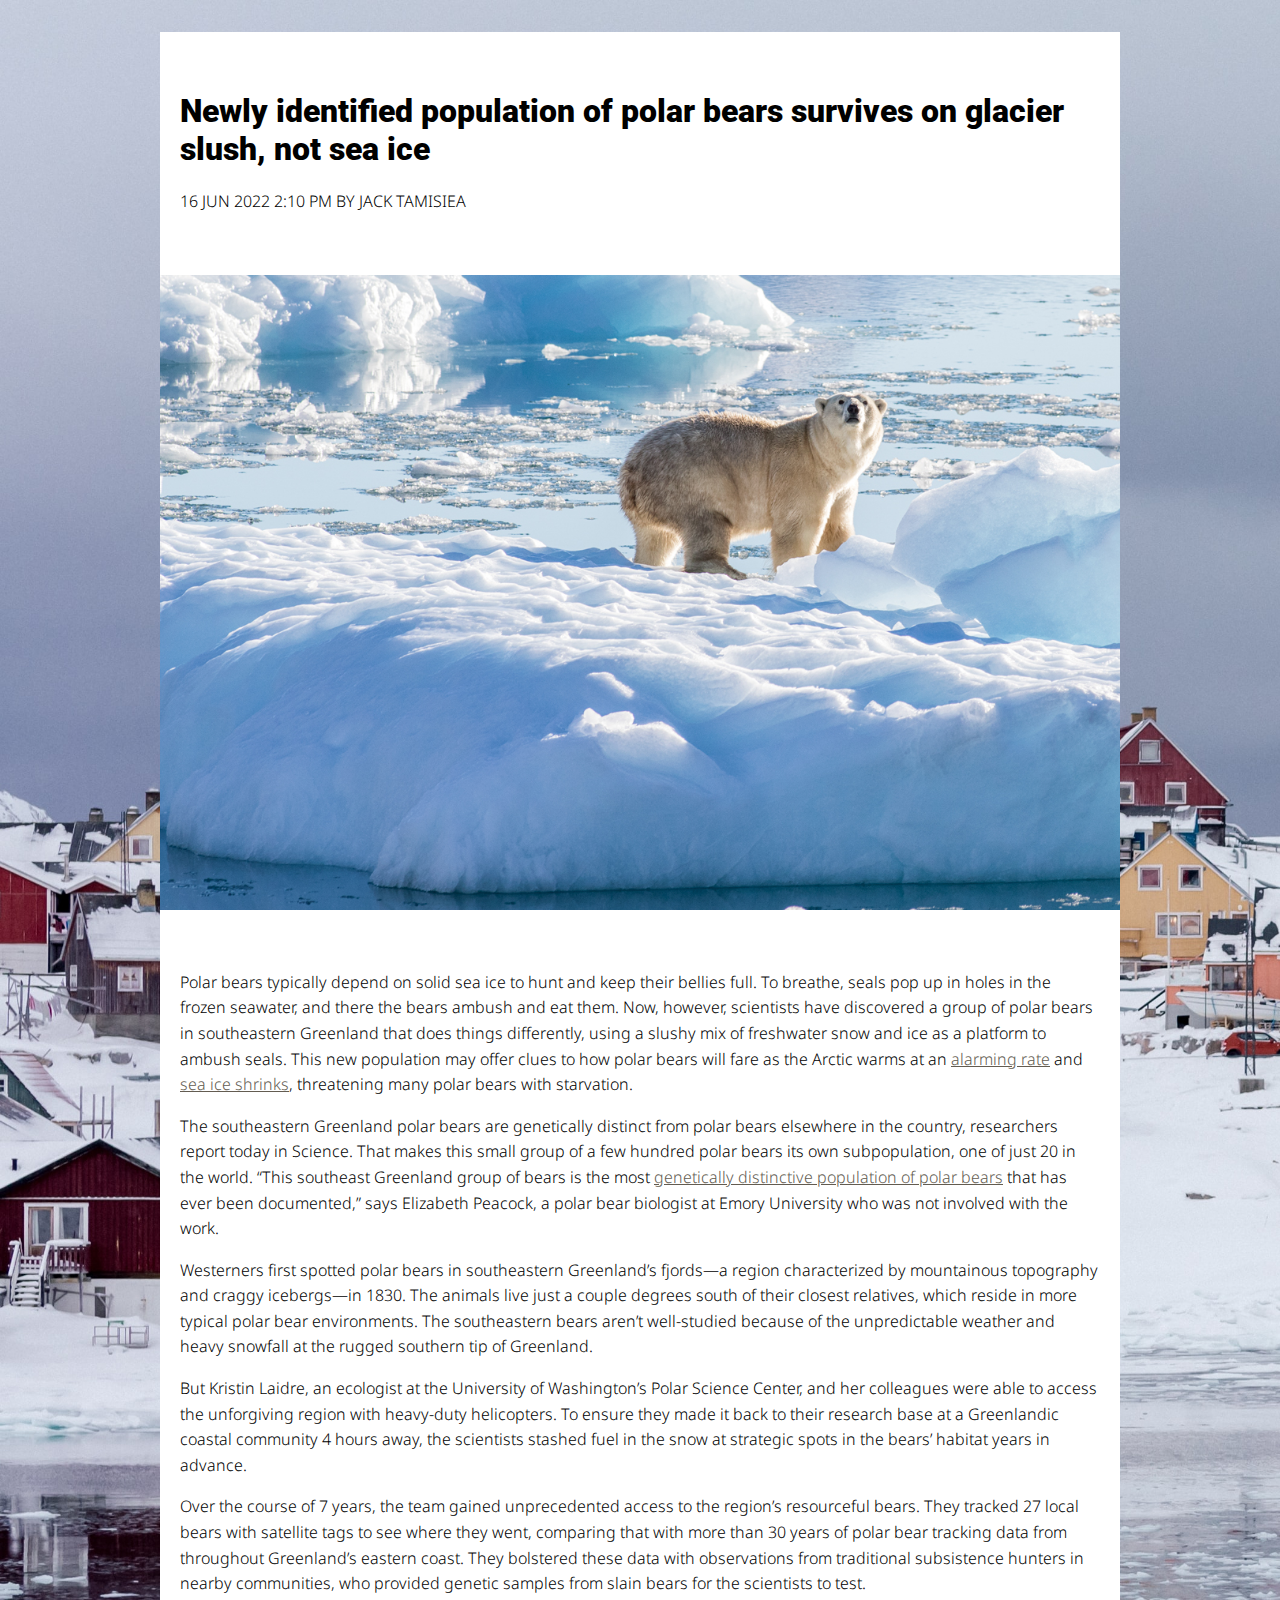
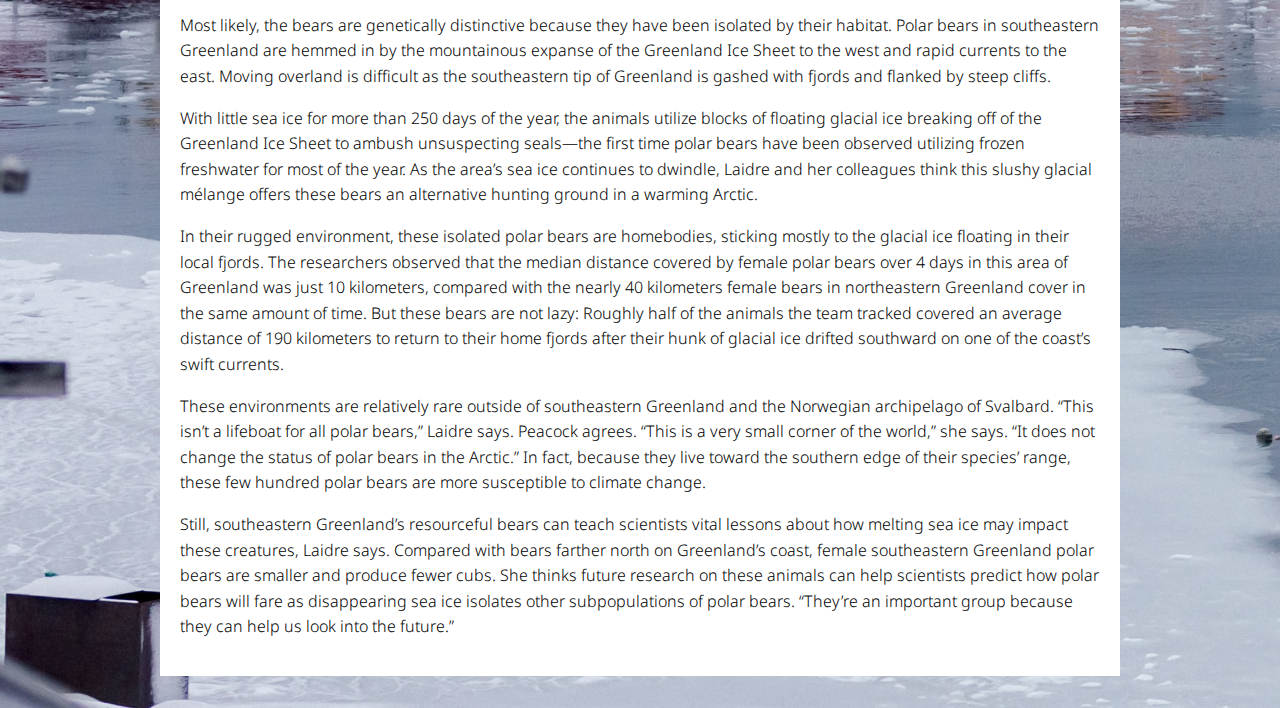
<file: css-lesson-02-assignment.html>
<!DOCTYPE html>

<html>

  <head>
  	<title>CSS Lesson 02 - Style an Article - Assignment</title>
  	<meta name="keywords" content="lesson, HTML, Binghamton University">
  	<meta name="description" content="This is a basic intro to HTML coding.">
  	<link rel="stylesheet" type="text/css" href="css/css-lesson-02-assignment.css"/>

  	<link href="https://fonts.googleapis.com/css2?family=Noto+Sans:wght@300;400;700&family=Roboto:wght@900&display=swap" rel="stylesheet">

  </head>

  <body>
  	 

    <div id="wrapper">
    	<div class="article">

    		<h1>Newly identified population of polar bears survives on glacier slush, not sea ice</h1>

    		<p>16 JUN 2022 2:10 PM BY JACK TAMISIEA</p>

    		<img src="images/polarbears.jpg" />

      <p>Polar bears typically depend on solid sea ice to hunt and keep their bellies full. To breathe, seals pop up in holes in the frozen seawater, and there the bears ambush and eat them. Now, however, scientists have discovered a group of polar bears in southeastern Greenland that does things differently, using a slushy mix of freshwater snow and ice as a platform to ambush seals. This new population may offer clues to how polar bears will fare as the Arctic warms at an <a href="https://www.science.org/content/article/news-glance-bold-antitobacco-plan-updated-arctic-warming-rates-and-covid-19-infection-lab">alarming rate</a> and <a href="https://www.science.org/content/article/watch-arctic-s-sea-ice-slowly-disappear">sea ice shrinks</a>, threatening many polar bears with starvation.</p>

      <p>The southeastern Greenland polar bears are genetically distinct from polar bears elsewhere in the country, researchers report today in Science. That makes this small group of a few hundred polar bears its own subpopulation, one of just 20 in the world. “This southeast Greenland group of bears is the most <a href="http://www.science.org/doi/10.1126/science.abk2793?adobe_mc=MCMID%3D05111002870807636082007729197984077661%7CMCORGID%3D242B6472541199F70A4C98A6%2540AdobeOrg%7CTS%3D1655758930">genetically distinctive population of polar bears</a> that has ever been documented,” says Elizabeth Peacock, a polar bear biologist at Emory University who was not involved with the work.</p>

      <p>Westerners first spotted polar bears in southeastern Greenland’s fjords—a region characterized by mountainous topography and craggy icebergs—in 1830. The animals live just a couple degrees south of their closest relatives, which reside in more typical polar bear environments. The southeastern bears aren’t well-studied because of the unpredictable weather and heavy snowfall at the rugged southern tip of Greenland.</p>

      <p>But Kristin Laidre, an ecologist at the University of Washington’s Polar Science Center, and her colleagues were able to access the unforgiving region with heavy-duty helicopters. To ensure they made it back to their research base at a Greenlandic coastal community 4 hours away, the scientists stashed fuel in the snow at strategic spots in the bears’ habitat years in advance.</p>

      <p>Over the course of 7 years, the team gained unprecedented access to the region’s resourceful bears. They tracked 27 local bears with satellite tags to see where they went, comparing that with more than 30 years of polar bear tracking data from throughout Greenland’s eastern coast. They bolstered these data with observations from traditional subsistence hunters in nearby communities, who provided genetic samples from slain bears for the scientists to test.
      </p>

      <p>Most likely, the bears are genetically distinctive because they have been isolated by their habitat. Polar bears in southeastern Greenland are hemmed in by the mountainous expanse of the Greenland Ice Sheet to the west and rapid currents to the east. Moving overland is difficult as the southeastern tip of Greenland is gashed with fjords and flanked by steep cliffs.</p>

      <p>With little sea ice for more than 250 days of the year, the animals utilize blocks of floating glacial ice breaking off of the Greenland Ice Sheet to ambush unsuspecting seals—the first time polar bears have been observed utilizing frozen freshwater for most of the year. As the area’s sea ice continues to dwindle, Laidre and her colleagues think this slushy glacial mélange offers these bears an alternative hunting ground in a warming Arctic.</p>

      <p>In their rugged environment, these isolated polar bears are homebodies, sticking mostly to the glacial ice floating in their local fjords. The researchers observed that the median distance covered by female polar bears over 4 days in this area of Greenland was just 10 kilometers, compared with the nearly 40 kilometers female bears in northeastern Greenland cover in the same amount of time. But these bears are not lazy: Roughly half of the animals the team tracked covered an average distance of 190 kilometers to return to their home fjords after their hunk of glacial ice drifted southward on one of the coast’s swift currents.</p>

      <p>These environments are relatively rare outside of southeastern Greenland and the Norwegian archipelago of Svalbard. “This isn’t a lifeboat for all polar bears,” Laidre says. Peacock agrees. “This is a very small corner of the world,” she says. “It does not change the status of polar bears in the Arctic.” In fact, because they live toward the southern edge of their species’ range, these few hundred polar bears are more susceptible to climate change.</p>

      <p>Still, southeastern Greenland’s resourceful bears can teach scientists vital lessons about how melting sea ice may impact these creatures, Laidre says. Compared with bears farther north on Greenland’s coast, female southeastern Greenland polar bears are smaller and produce fewer cubs. She thinks future research on these animals can help scientists predict how polar bears will fare as disappearing sea ice isolates other subpopulations of polar bears. “They’re an important group because they can help us look into the future.”</p>

			</div>

</div>


  </body>
  


</html>
</file>
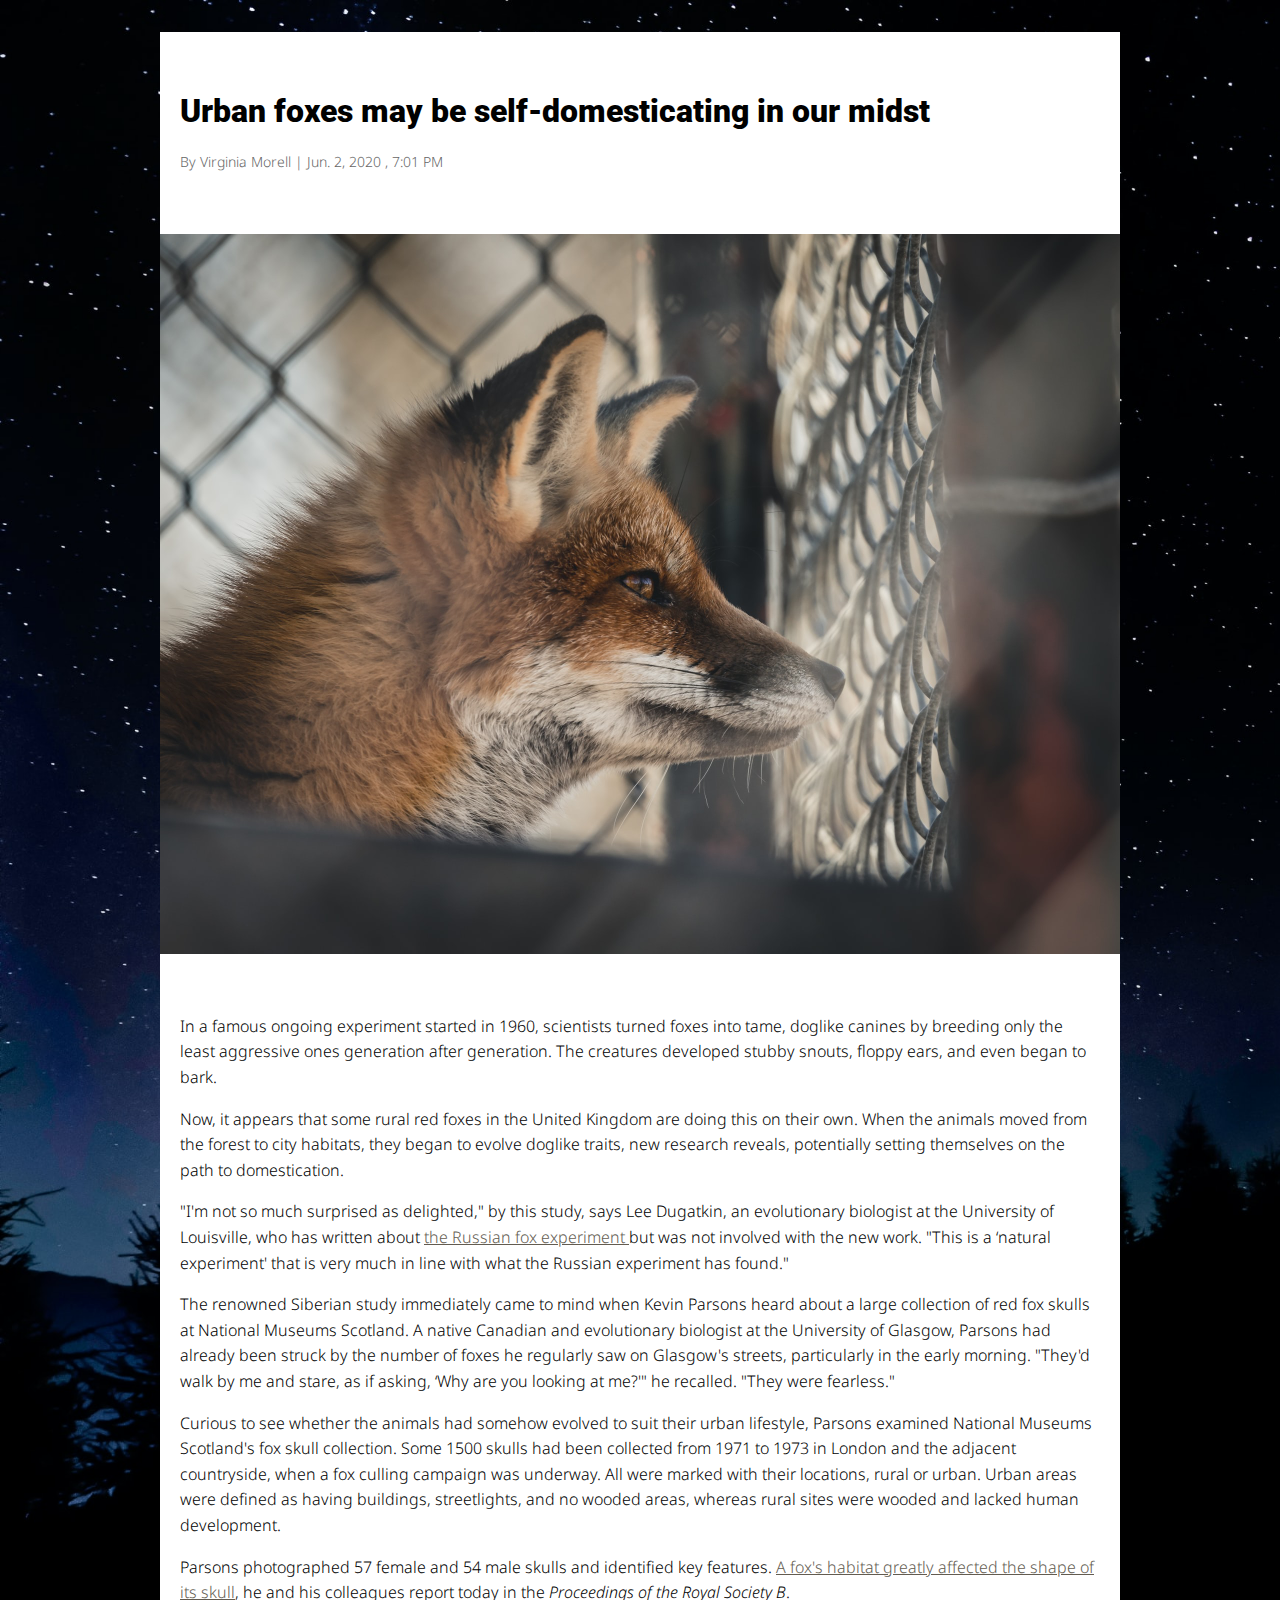
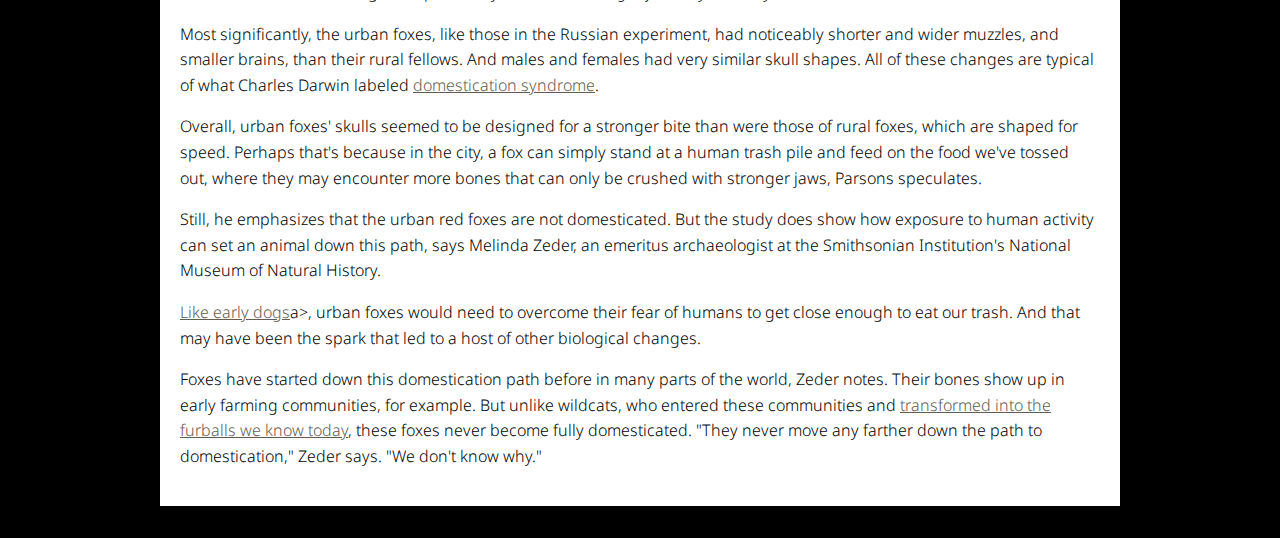
<file: css-lesson-02.html>
<!DOCTYPE html>

<html>

  <head>
  	<title>CSS Lesson 02 - Style an Article</title>
  	<meta name="keywords" content="lesson, HTML, Binghamton University">
  	<meta name="description" content="This is a basic intro to HTML coding.">
  	<link rel="stylesheet" type="text/css" href="css/css-lesson-02.css"/>

  	<link href="https://fonts.googleapis.com/css2?family=Noto+Sans:wght@300;400;700&family=Roboto:wght@900&display=swap" rel="stylesheet">

  </head>

  <body>
  	 

    <div id="wrapper">
    	<div class="article">

    		<h1>Urban foxes may be self-domesticating in our midst</h1>

    		<p class="byline">By Virginia Morell | Jun. 2, 2020 , 7:01 PM</p>

    		<img src="images/urban-fox.jpg" />

			<p><span>In a famous ongoing experiment started in 1960, </span> scientists turned foxes into tame, doglike canines by breeding only the least aggressive ones generation after generation. The creatures developed stubby snouts, floppy ears, and even began to bark.</p>

			<p>Now, it appears that some rural red foxes in the United Kingdom are doing this on their own. When the animals moved from the forest to city habitats, they began to evolve doglike traits, new research reveals, potentially setting themselves on the path to domestication.</p>

			<p>"I'm not so much surprised as delighted," by this study, says Lee Dugatkin, an evolutionary biologist at the University of Louisville, who has written about <a href="https://press.uchicago.edu/ucp/books/book/chicago/H/bo25568406.html">the Russian fox experiment </a> but was not involved with the new work. "This is a ‘natural experiment' that is very much in line with what the Russian experiment has found."</p>

			<p>The renowned Siberian study immediately came to mind when Kevin Parsons heard about a large collection of red fox skulls at National Museums Scotland. A native Canadian and evolutionary biologist at the University of Glasgow, Parsons had already been struck by the number of foxes he regularly saw on Glasgow's streets, particularly in the early morning. "They'd walk by me and stare, as if asking, ‘Why are you looking at me?'" he recalled. "They were fearless."</p>

			<p>Curious to see whether the animals had somehow evolved to suit their urban lifestyle, Parsons examined National Museums Scotland's fox skull collection. Some 1500 skulls had been collected from 1971 to 1973 in London and the adjacent countryside, when a fox culling campaign was underway. All were marked with their locations, rural or urban. Urban areas were defined as having buildings, streetlights, and no wooded areas, whereas rural sites were wooded and lacked human development.</p>

			<p>Parsons photographed 57 female and 54 male skulls and identified key features. <a href="http://rspb.royalsocietypublishing.org/lookup/doi/10.1098/rspb.2020.0763">A fox's habitat greatly affected the shape of its skull</a>, he and his colleagues report today in the <cite>Proceedings of the Royal Society B</cite>.</p>

			<p>Most significantly, the urban foxes, like those in the Russian experiment, had noticeably shorter and wider muzzles, and smaller brains, than their rural fellows. And males and females had very similar skull shapes. All of these changes are typical of what Charles Darwin labeled <a href="https://www.genetics.org/content/197/3/795">domestication syndrome</a>.</p>

			<p>Overall, urban foxes' skulls seemed to be designed for a stronger bite than were those of rural foxes, which are shaped for speed. Perhaps that's because in the city, a fox can simply stand at a human trash pile and feed on the food we've tossed out, where they may encounter more bones that can only be crushed with stronger jaws, Parsons speculates.</p>

			<p>Still, he emphasizes that the urban red foxes are not domesticated. But the study does show how exposure to human activity can set an animal down this path, says Melinda Zeder, an emeritus archaeologist at the Smithsonian Institution's National Museum of Natural History.</p>

			<p><a href="https://science.sciencemag.org/content/348/6232/277">Like early dogs</a>a>, urban foxes would need to overcome their fear of humans to get close enough to eat our trash. And that may have been the spark that led to a host of other biological changes.</p>

			<p>Foxes have started down this domestication path before in many parts of the world, Zeder notes. Their bones show up in early farming communities, for example. But unlike wildcats, who entered these communities and <a href="https://www.sciencemag.org/news/2016/01/were-cats-domesticated-more-once">transformed into the furballs we know today</a>, these foxes never become fully domesticated. "They never move any farther down the path to domestication," Zeder says. "We don't know why."</p>

			</div>

</div>


  </body>
  


</html>
</file>
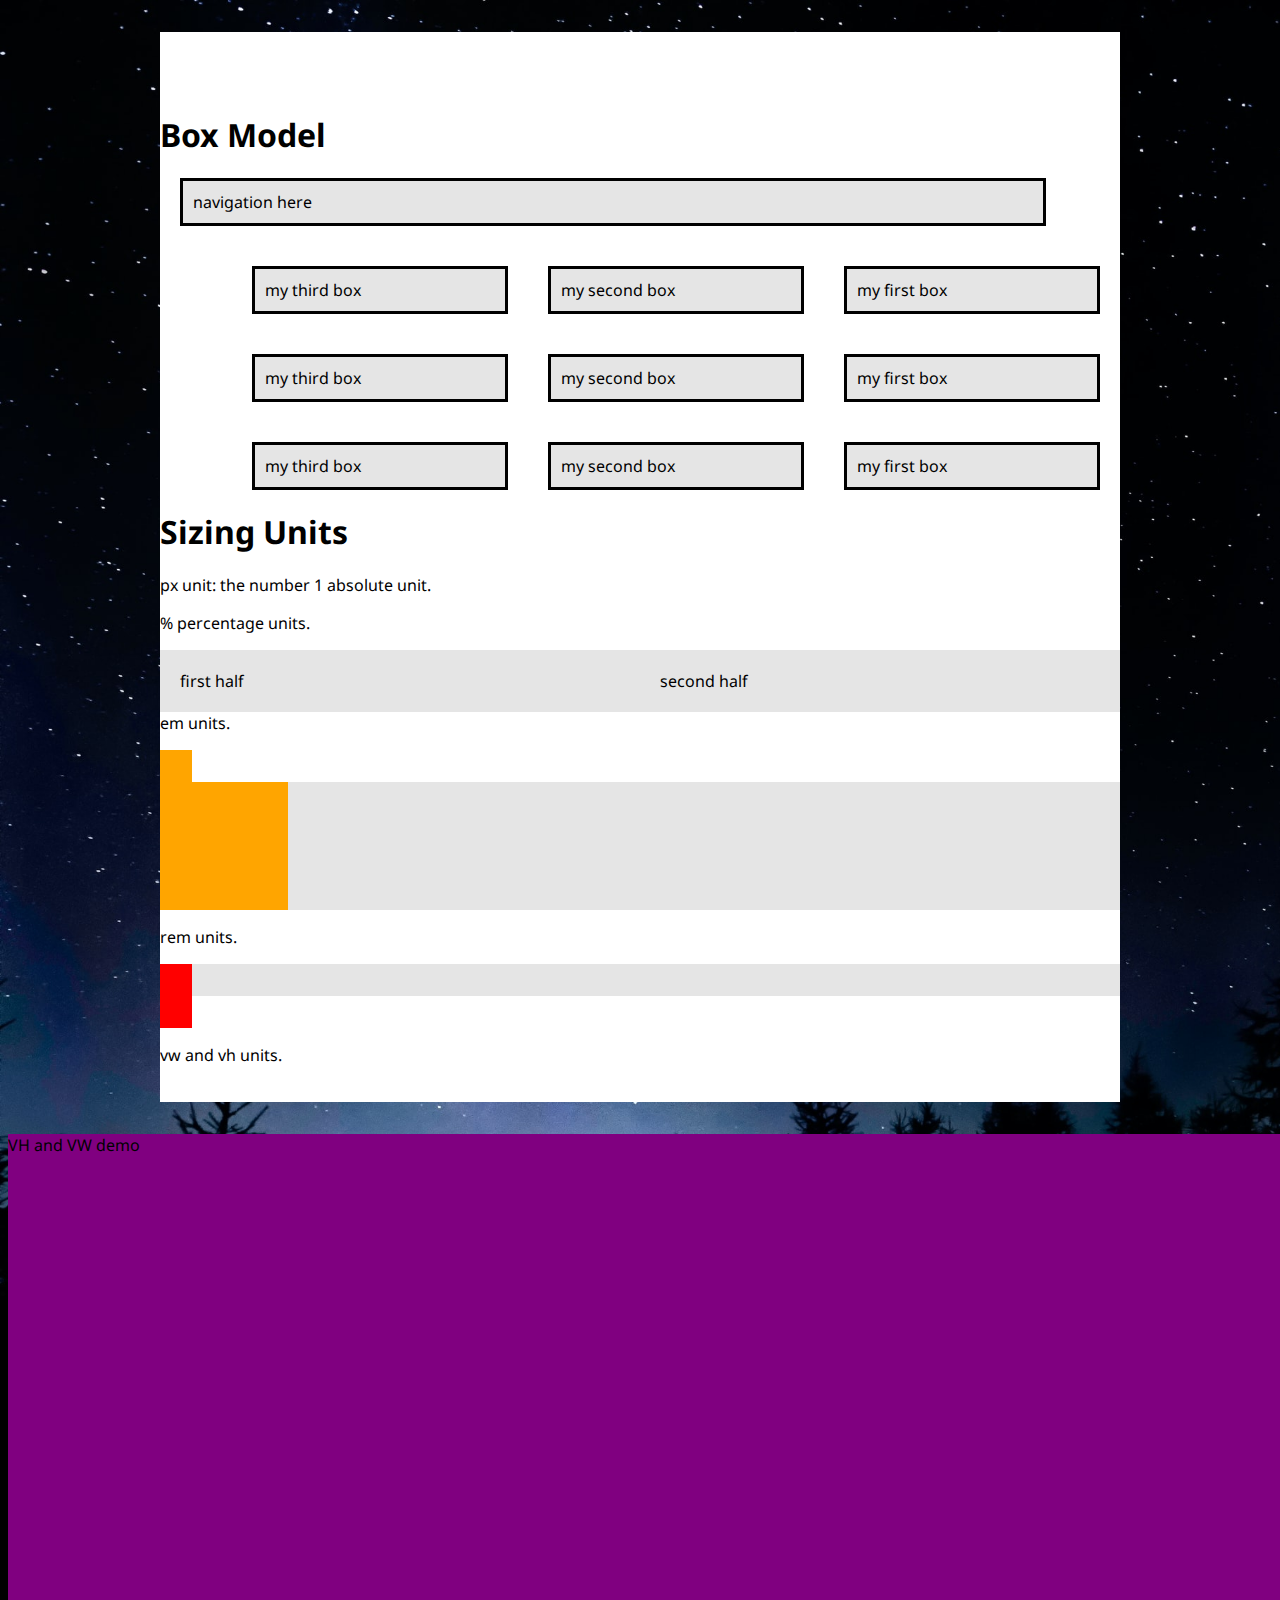
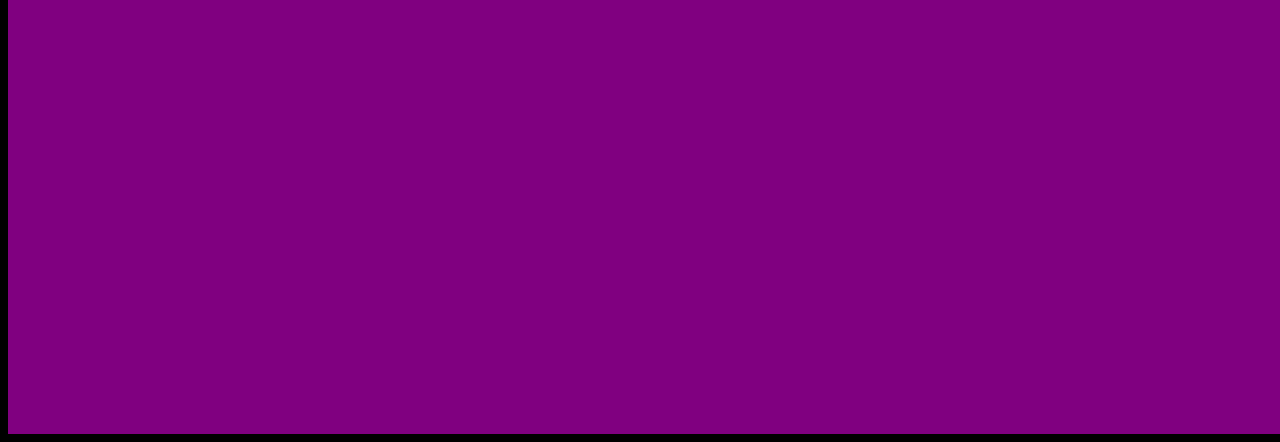
<file: css-lesson-03.html>
<!DOCTYPE html>

<html>

  <head>
  	<title>CSS Lesson 03 - Box Model and Sizing Units</title>
  	<meta name="keywords" content="lesson, HTML, Binghamton University">
  	<meta name="description" content="This is a basic intro to HTML coding.">
  	<link rel="stylesheet" type="text/css" href="css/css-lesson-03.css"/>

  	<link href="https://fonts.googleapis.com/css2?family=Noto+Sans:wght@300;400;700&family=Roboto:wght@900&display=swap" rel="stylesheet">

  </head>

  <body>
  	 

    <div id="wrapper">
    	<div class="article">

        <h1>Box Model</h1>

        <div class="masthead">
          navigation here
        </div>
        <div class="box">
          my first box
    		</div>
        <div class="box">
          my second box
        </div>
        <div class="box">
          my third box
        </div>
        <div class="box">
          my first box
        </div>
        <div class="box">
          my second box
        </div>
        <div class="box">
          my third box
        </div>
        <div class="box">
          my first box
        </div>
        <div class="box">
          my second box
        </div>
        <div class="box">
          my third box
        </div>

        <h1>Sizing Units</h1>

        <p>
          px unit: the number 1 absolute unit.
        </p>

        <p>
          % percentage units.
        </p>

        <div>
          <div class="half">
            first half
          </div>
          <div class="second-half">
            second half
          </div>
        </div>

        <p>
          em units.
        </p>

        <div class="em-size-box">
        </div>

        <div class="new-font-size"> 
        <div class="em-size-box">
        </div>
      </div>
      
      <p>
          rem units.
        </p>

        <div class="new-font-size"> 
        <div class="rem-size-box">
        </div>
      </div>

        <div class="rem-size-box">
        </div>
      
        <p>
          vw and vh units.
        </p>
         
        </div>
    </div>

    <div class="vw-vh-demo">
          VH and VW demo
        </div>
  </body>
  


</html>
</file>
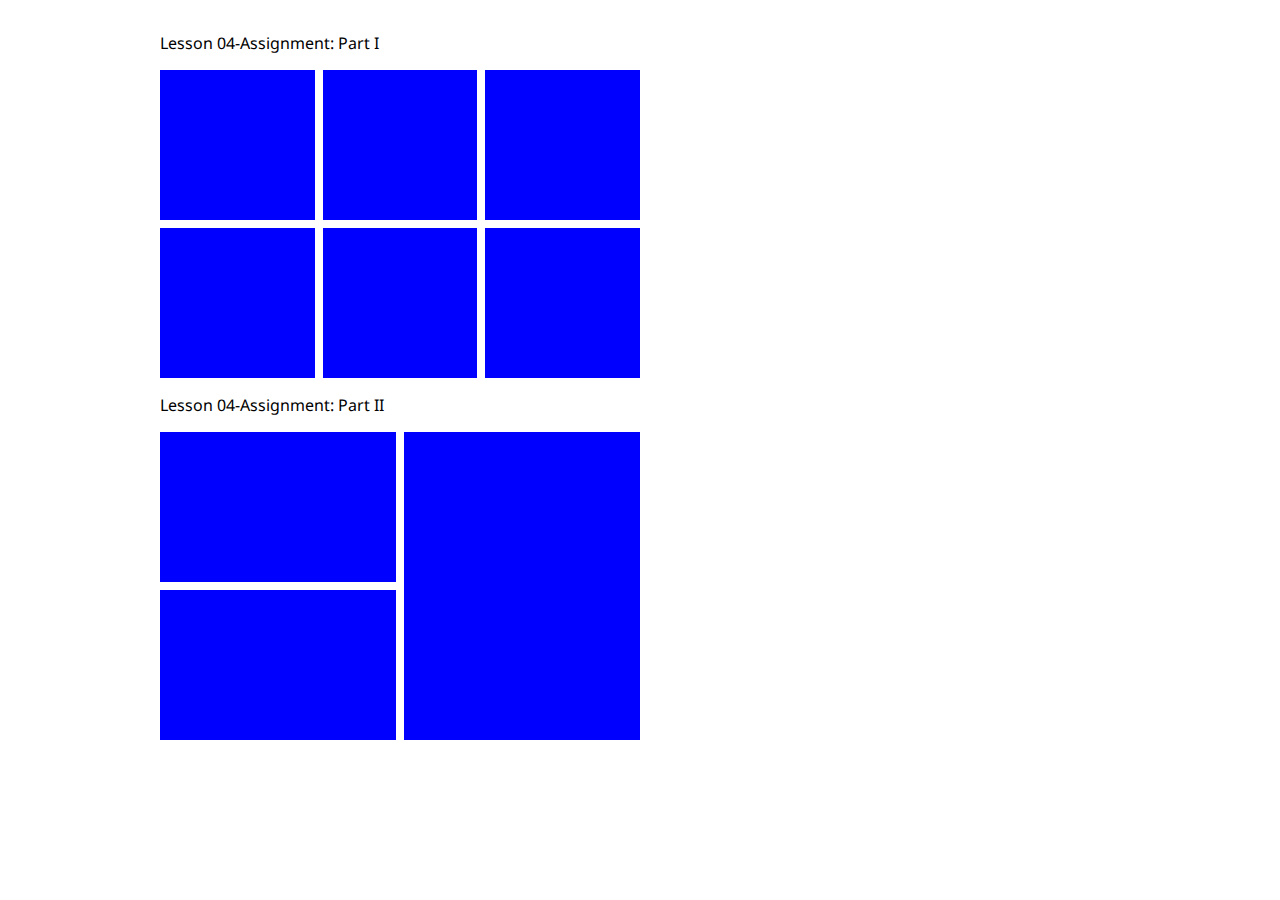
<file: css-lesson-04 - assignment.html>
<!DOCTYPE html>

<html>

  <head>
  	<title>CSS Lesson 03 - Box Model and Sizing Units</title>
  	<meta name="keywords" content="lesson, HTML, Binghamton University">
  	<meta name="description" content="This is a basic intro to HTML coding.">
  	<link rel="stylesheet" type="text/css" href="css/css-lesson-04-assignment.css"/>

  	<link href="https://fonts.googleapis.com/css2?family=Noto+Sans:wght@300;400;700&family=Roboto:wght@900&display=swap" rel="stylesheet">

  </head>

  <body>
  	 
    <div id="wrapper">
      <!--
      <div class="grid">
    	<div class="item">1</div>
      <div class="item">2</div>
      <div class="item">3</div> 
      <div class="item">4</div>
      <div class="item item5">5</div>
      <div class="item">6</div>
      <div class="item">7</div>
      <div class="item">8
      </div>
    -->
    <p>
      Lesson 04-Assignment: Part I
    </p>

    <div id="grid-complex">
      <div class="block"></div>
      <div class="block"></div>
      <div class="block"></div>
      <div class="block"></div>
      <div class="block"></div>
      <div class="block"></div>
      
    </div>

    <p>
      Lesson 04-Assignment: Part II
    </p>
    <div id="grid-complex2">
        <div class="block wide"></div> 
        <div class="block"></div>
        <div class="block"></div>
        </div>

    </div>
  </body>
  
</html>
</file>
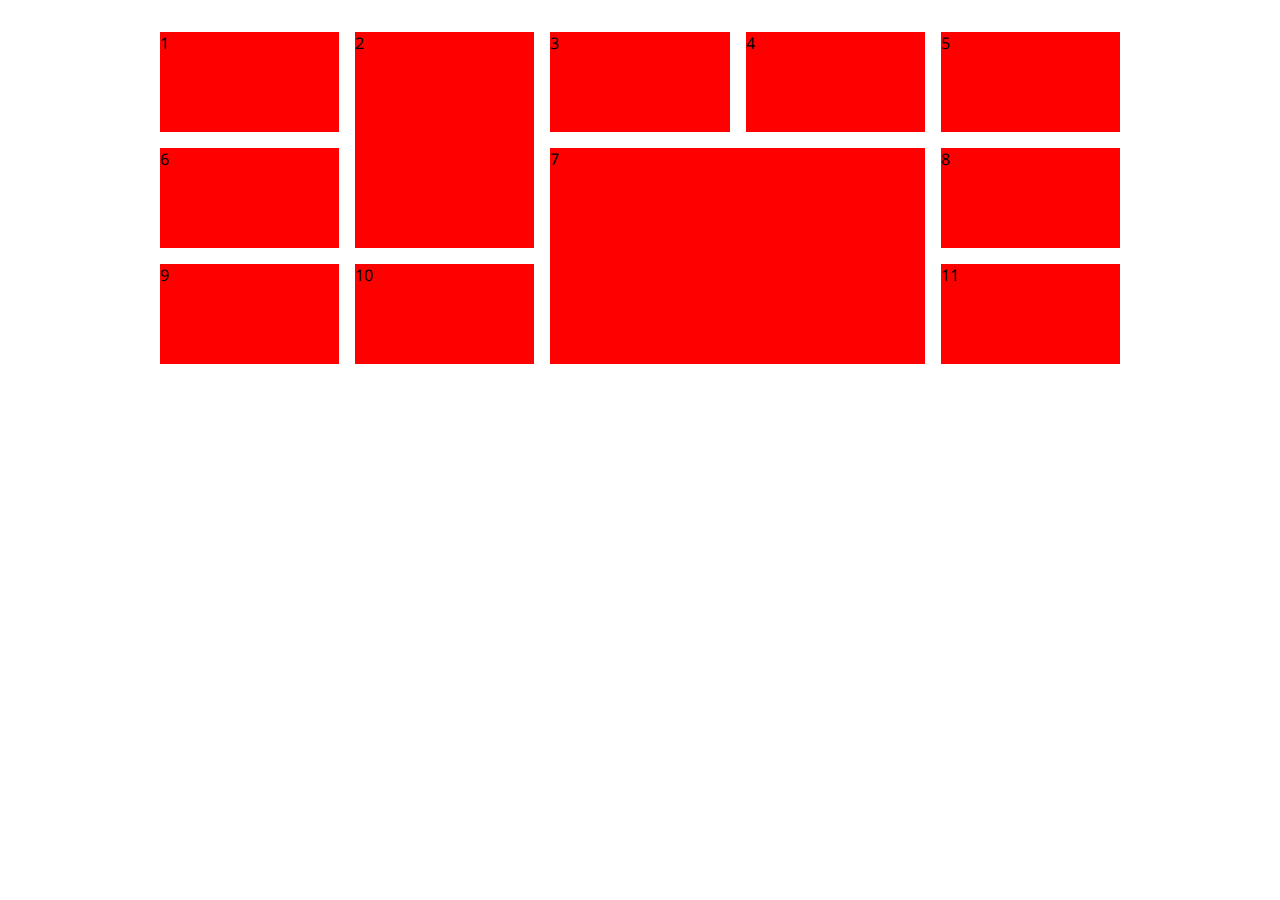
<file: css-lesson-04.html>
<!DOCTYPE html>

<html>

  <head>
  	<title>CSS Lesson 03 - Box Model and Sizing Units</title>
  	<meta name="keywords" content="lesson, HTML, Binghamton University">
  	<meta name="description" content="This is a basic intro to HTML coding.">
  	<link rel="stylesheet" type="text/css" href="css/css-lesson-04.css"/>

  	<link href="https://fonts.googleapis.com/css2?family=Noto+Sans:wght@300;400;700&family=Roboto:wght@900&display=swap" rel="stylesheet">

  </head>

  <body>
  	 
    <div id="wrapper">
      <!--
      <div class="grid">
    	<div class="item">1</div>
      <div class="item">2</div>
      <div class="item">3</div> 
      <div class="item">4</div>
      <div class="item item5">5</div>
      <div class="item">6</div>
      <div class="item">7</div>
      <div class="item">8
      </div>
    -->

    <div id="grid-complex">
      <div class="block">1</div>
      <div class="block tall">2</div>
      <div class="block">3</div>
      <div class="block">4</div>
      <div class="block">5</div>
      <div class="block">6</div>
      <div class="block wide">7</div>
      <div class="block">8</div>
      <div class="block">9</div>
      <div class="block">10</div>
      <div class="block">11</div>

    </div>

  </body>
  
</html>
</file>
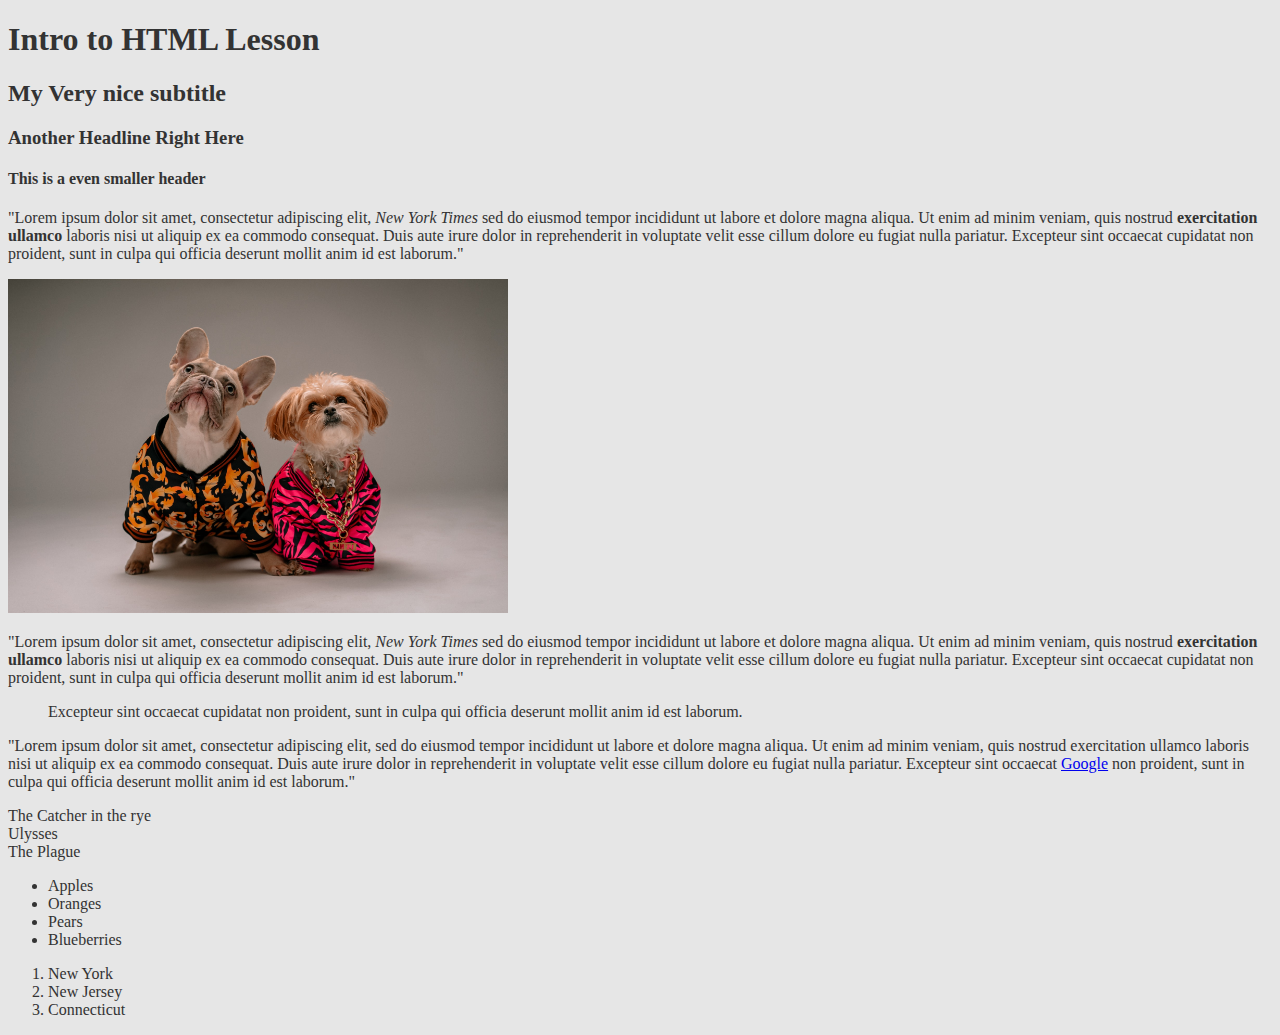
<file: html-lesson.html>
<!DOCTYPE html>

<html>

  <head>

  	<title>HTML Lesson</title>
  	<meta name="keywords" content="lesson, HTML, Binghamton University">
  	<meta name="description" content="This is a basic intro to HTML coding.">
  	<link rel="stylesheet" type="text/css" href="css/html-lesson-01.css"/>
  </head>

  <body>
  	 <h1>Intro to HTML Lesson</h1>	
  	 <h2>My Very nice subtitle</h2>
  	 <h3>Another Headline Right Here</h3>
  	 <h4>This is a even smaller header</h4>

  	 <!-- This is a comment -->
  	 <div>
  	 	<p>
	  	 	"Lorem ipsum dolor sit amet, consectetur adipiscing elit, <em>New York Times</em> sed do eiusmod tempor incididunt ut labore et dolore magna aliqua. Ut enim ad minim veniam, quis nostrud <strong>exercitation ullamco</strong> laboris nisi ut aliquip ex ea commodo consequat. Duis aute irure dolor in reprehenderit in voluptate velit esse cillum dolore eu fugiat nulla pariatur. Excepteur sint occaecat cupidatat non proident, sunt in culpa qui officia deserunt mollit anim id est laborum."
	 	 </p>
		 <p>
		  <a href="https://unsplash.com/s/photos/puppies" target="_blank"><img src="images/puppies.jpg" title="My doggies" alt="Here are my pups" width=500 /></a>
		 </p>
		 <p>
	  	 	"Lorem ipsum dolor sit amet, consectetur adipiscing elit, <em>New York Times</em> sed do eiusmod tempor incididunt ut labore et dolore magna aliqua. Ut enim ad minim veniam, quis nostrud <strong>exercitation ullamco</strong> laboris nisi ut aliquip ex ea commodo consequat. Duis aute irure dolor in reprehenderit in voluptate velit esse cillum dolore eu fugiat nulla pariatur. Excepteur sint occaecat cupidatat non proident, sunt in culpa qui officia deserunt mollit anim id est laborum."
	 	 </p>
		<blockquote>
			<p>
			  Excepteur sint occaecat cupidatat non proident, sunt in culpa qui officia deserunt mollit anim id est laborum.
			</p>
		</blockquote>

		<!-- Another comment -->

	 	 <p>
	 	 	"Lorem ipsum dolor sit amet, consectetur adipiscing elit, sed do eiusmod tempor incididunt ut labore et dolore magna aliqua. Ut enim ad minim veniam, quis nostrud exercitation ullamco laboris nisi ut aliquip ex ea commodo consequat. Duis aute irure dolor in reprehenderit in voluptate velit esse cillum dolore eu fugiat nulla pariatur. Excepteur sint occaecat <a target="_blank" title="Link to Google" href="https://google.com">Google</a> non proident, sunt in culpa qui officia deserunt mollit anim id est laborum."
	 	 </p>

	 	 <p>The Catcher in the rye<br>
	 	 	Ulysses<br>
	 	 	The Plague
	 	 </p>

	 	 <ul>
	 	 	<li>Apples</li>
	 	 	<li>Oranges</li>
	 	 	<li>Pears</li>
	 	 	<li>Blueberries</li>
	 	 </ul>

	 	 <ol>
	 	 	<li>New York</li>
	 	 	<li>New Jersey</li>
	 	 	<li>Connecticut</li>
	 	 </ol>

 	</div>

  </body>
  
</html>
</file>
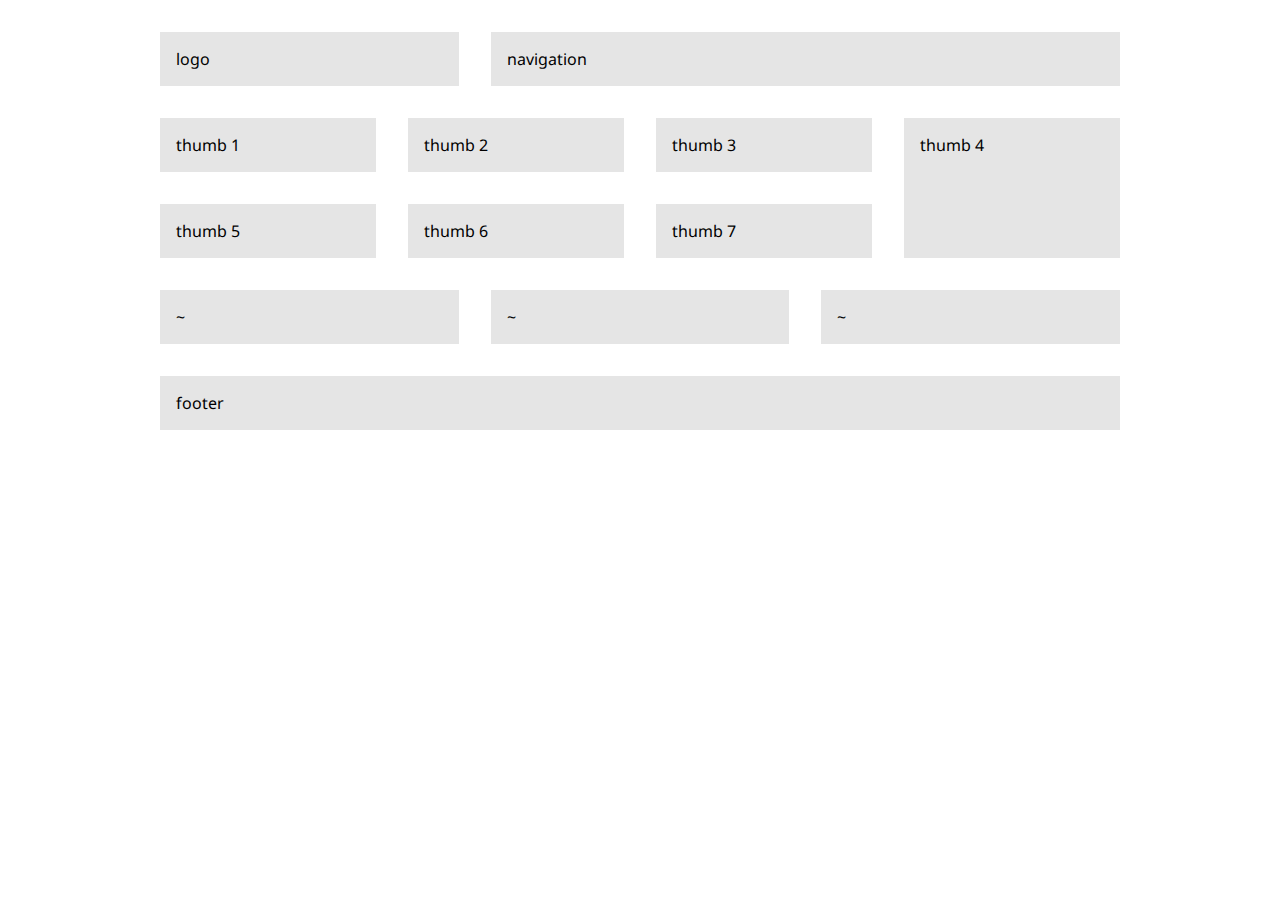
<file: lessons/css-lesson-05.html>
<!DOCTYPE html>

<html>

  <head>
  	<title>CSS Lesson 04 - Intro to CSS Grid</title>
  	<meta name="keywords" content="lesson, HTML, Binghamton University">
  	<meta name="description" content="This is a basic intro to HTML coding.">
    <link rel="stylesheet" type="text/css" href="css/grid.css">
  	<link rel="stylesheet" type="text/css" href="css/css-lesson-05.css">

  	<link href="https://fonts.googleapis.com/css2?family=Noto+Sans:wght@300;400;700&family=Roboto:wght@900&display=swap" rel="stylesheet">

  </head>

  <body>
  	 
    <div id="wrapper">
      
      <div class="grid" id="masthead">
        <div class="logo width-12-12-m width-4-12">logo</div>
        <div class="nav width-12-12-m width-8-12">navigation</div>
      </div>

      <div class="grid" id="main">
        <div class="thumb width-6-12-m width-3-12">thumb 1</div>
        <div class="thumb width-6-12-m width-3-12">thumb 2</div>
        <div class="thumb width-6-12-m width-3-12">thumb 3</div>
        <div class="thumb width-6-12-m width-3-12 height-2">thumb 4</div>
        <div class="thumb width-6-12-m width-3-12">thumb 5</div>
        <div class="thumb width-6-12-m width-3-12">thumb 6</div>
        <div class="thumb width-6-12-m width-3-12">thumb 7</div>

        <div class="thumb width-4-12-m width-4-12">~</div>
        <div class="thumb width-4-12-m width-4-12">~</div>
        <div class="thumb width-4-12-m width-4-12">~</div>
        
    </div>

      <div class="grid" id="footer">
        <div class="logo width-12-12-m width-12-12">footer</div>
      </div>

  </body>
  
</html>
</file>
<file: css/css-lesson-02-assignment.css>
/*stylesheet*/


body {
	background-color: #202030;
	color: #000;
	font-size: 16px;
	font-family: 'Noto Sans', sans-serif;
	background: url('../images/greenland.jpg');
	background-size: cover;
	background-repeat: no-repeat;
}

#wrapper {
	margin: 2em auto;
	max-width: 960px;
	padding: 0 20px;
}

.article {
  padding: 60px 0 20px 0;
  background-color: #fff; 
}


img {
	display: block;
	width:100%;
	height: auto;
	margin: 60px 0;
}

h1, p {
	margin-left:  20px;
	margin-right: 20px;

}

p{
	font-weight: 300;
	line-height: 1.6;
}

p.byline{
	color: #666;
	font-size: 14px;
}

h1{
	font-family: 'Roboto', sans-serif;
	font-weight: 900;
	margin-top: 0;
}

.article a{
	color: #635C51;
}

.article a:hover {
	text-decoration: none;
}
</file>
<file: css/css-lesson-02.css>
/*stylesheet*/


body {
	background-color: #202030;
	color: #000;
	font-size: 16px;
	font-family: 'Noto Sans', sans-serif;
	background: url('../images/night-sky.jpg');
	background-size: cover;
	background-repeat: no-repeat;
}

#wrapper {
	margin: 2em auto;
	max-width: 960px;
	padding: 0 20px;
}

.article {
  padding: 60px 0 20px 0;
  background-color: #fff; 
}


img {
	display: block;
	width:100%;
	height: auto;
	margin: 60px 0;
}

h1, p {
	margin-left:  20px;
	margin-right: 20px;

}

p{
	font-weight: 300;
	line-height: 1.6;
}

p.byline{
	color: #666;
	font-size: 14px;
}

h1{
	font-family: 'Roboto', sans-serif;
	font-weight: 900;
	margin-top: 0;
}

.article a{
	color: #635C51;
}

.article a:hover {
	text-decoration: none;
}
</file>
<file: css/css-lesson-03.css>
/*stylesheet*/


body {
	background-color: #202030;
	color: #000;
	font-size: 16px;
	font-family: 'Noto Sans', sans-serif;
	background: url('../images/night-sky.jpg');
	background-size: cover;
	background-repeat: no-repeat;
}

#wrapper {
	margin: 2em auto;
	max-width: 960px;
	padding: 0 20px;
}

.article {
  position: relative;
  width: 100%;
  overflow: hidden;
  padding: 60px 0 20px 0;
  background-color: #fff; 
}

.article div{
	background-color: rgba(0,0,0,0.1);
}

.box {
	float: right;
	width: 230px;
	border: solid black 3px;
	padding: 10px;
	margin: 20px;
}
  .masthead {
	width: 840px;
	border: solid black 3px;
	padding: 10px;
	margin: 20px;
}

.half, .second-half {
	/*width:50%;*/
	width: calc(50% - 40px);
	padding: 20px;
}

.half {
	float: left;
}

.second-half {
	float: right;
}

.em-size-box {
	width: 2em;
	height: 2em;
	background-color: orange !important;
}

.rem-size-box {
	width: 2rem;
	height: 2rem;
	background-color: red !important;
}

.new-font-size {
	font-size: 64px;
}

.vw-vh-demo{
	background-color: purple;
	width: 100vw;
	height: 100vh;
}
</file>
<file: css/css-lesson-04-assignment.css>
/*stylesheet*/


body {
	color: #000;
	font-size: 16px;
	font-family: 'Noto Sans', sans-serif;
	
}

#wrapper {
	margin: 2em auto;
	max-width: 960px;
	padding: 0 20px;
}
.grid {
	display: grid;
	grid-gap: 2rem;
	/*grid-auto-flow: dense;*/
	/*grid-template-columns: 1fr 1fr 1fr*/
	grid-template-columns: repeat(5, 1fr);
}
.grid div{
	padding: 1rem;
	background-color:rgba(0,0,0,0.1);
}

.item5 {
	/*grid-column: span 3;*/
	grid-column-start: 1;
	grid-column-end: 3;
}

#grid-complex {
	display: grid;
	grid-template-columns: repeat(3, 1fr);
	grid-auto-rows: 150px;
	grid-gap: 0.5rem;
	width:50%;
}

/*.wide {
	grid-row: 2 / 4;
	grid-column: 3 / 5;
}

.tall {
	grid-row: 1 / 3;
	grid-column: 2 / 3;
}*/

#grid-complex2 {
	display: grid;
	grid-template-columns: repeat(2, 1fr);
	grid-auto-rows: 150px;
	grid-gap: 0.5rem;
	width:50%;
}

.block {
	background-color: blue;
}

.wide {
	grid-row: 1 / 3;
	grid-column: 2 / 3;
}
</file>
<file: css/css-lesson-04.css>
/*stylesheet*/


body {
	color: #000;
	font-size: 16px;
	font-family: 'Noto Sans', sans-serif;
	
}

#wrapper {
	margin: 2em auto;
	max-width: 960px;
	padding: 0 20px;
}
.grid {
	display: grid;
	grid-gap: 2rem;
	/*grid-auto-flow: dense;*/
	/*grid-template-columns: 1fr 1fr 1fr*/
	grid-template-columns: repeat(3, 1fr);
}
.grid div{
	padding: 1rem;
	background-color:rgba(0,0,0,0.1);
}

.item5 {
	/*grid-column: span 3;*/
	grid-column-start: 1;
	grid-column-end: 3;
}

#grid-complex {
	display: grid;
	grid-template-columns: repeat(5, 1fr);
	grid-auto-rows: 100px;
	grid-gap: 1rem;
	width:100%;
}

.block {
	background-color: red;
}

.wide {
	grid-row: 2 / 4;
	grid-column: 3 / 5;
}

.tall {
	grid-row: 1 / 3;
	grid-column: 2 / 3;
}
</file>
<file: css/html-lesson-01.css>
body {
	background-color: #e6e6e6;
	color: #333333;
}
</file>
<file: lessons/css/grid.css>
.grid {
	display: grid;
	grid-template-columns: repeat(12, 1fr);
	position: relative;
	grid-gap: 2rem;
}

/* H E I G H T */

.height-2 {
	grid-row: span 2;
}

.height-3 {
	grid-row: span3;
}

/* M O B I L E */

.width-1-12-m {
	grid-column: span 1;
}

.width-2-12-m {
	grid-column: span 2;
}

.width-3-12-m {
	grid-column: span 3;
}

.width-3-12-m {
	grid-column: span 3;
}

.width-4-12-m {
	grid-column: span 4;
}

.width-5-12-m {
	grid-column: span 5;
}

.width-6-12-m {
	grid-column: span 6;
}

.width-7-12-m {
	grid-column: span 7;
}

.width-8-12-m {
	grid-column: span 8;
}

.width-9-12-m {
	grid-column: span 9;
}

.width-10-12-m {
	grid-column: span 10;
}

.width-11-12-m {
	grid-column: span 11;
}

.width-12-12-m {
	grid-column: span 12;
}

/* D E S K T O P / L A P T O P  */

@media (min-width: 700px) {

	.width-1-12 {
		grid-column: span 1;
	}

	.width-2-12 {
		grid-column: span 2;
	}

	.width-3-12 {
		grid-column: span 3;
	}

	.width-4-12 {
		grid-column: span 4;
	}

	.width-5-12 {
		grid-column: span 5;
	}

	.width-6-12 {
		grid-column: span 6;
	}

	.width-7-12 {
		grid-column: span 7;
	}

	.width-8-12 {
		grid-column: span 8;
	}

	.width-9-12 {
		grid-column: span 9;
	}

	.width-10-12 {
		grid-column: span 10;
	}

	.width-11-12 {
		grid-column: span 11;
	}

	.width-12-12 {
		grid-column: span 12;
	}

}
</file>
<file: lessons/css/css-lesson-05.css>
/*stylesheet*/


body {
	color: #000;
	font-size: 16px;
	font-family: 'Noto Sans', sans-serif;
	
}

#wrapper {
	margin: 2em auto;
	max-width: 960px;
	padding: 0 20px;
}

#masthead, #main {
	margin-bottom: 2rem;
}
.grid div{
	padding: 1rem;
	background-color:rgba(0,0,0,0.1);
}
</file>
